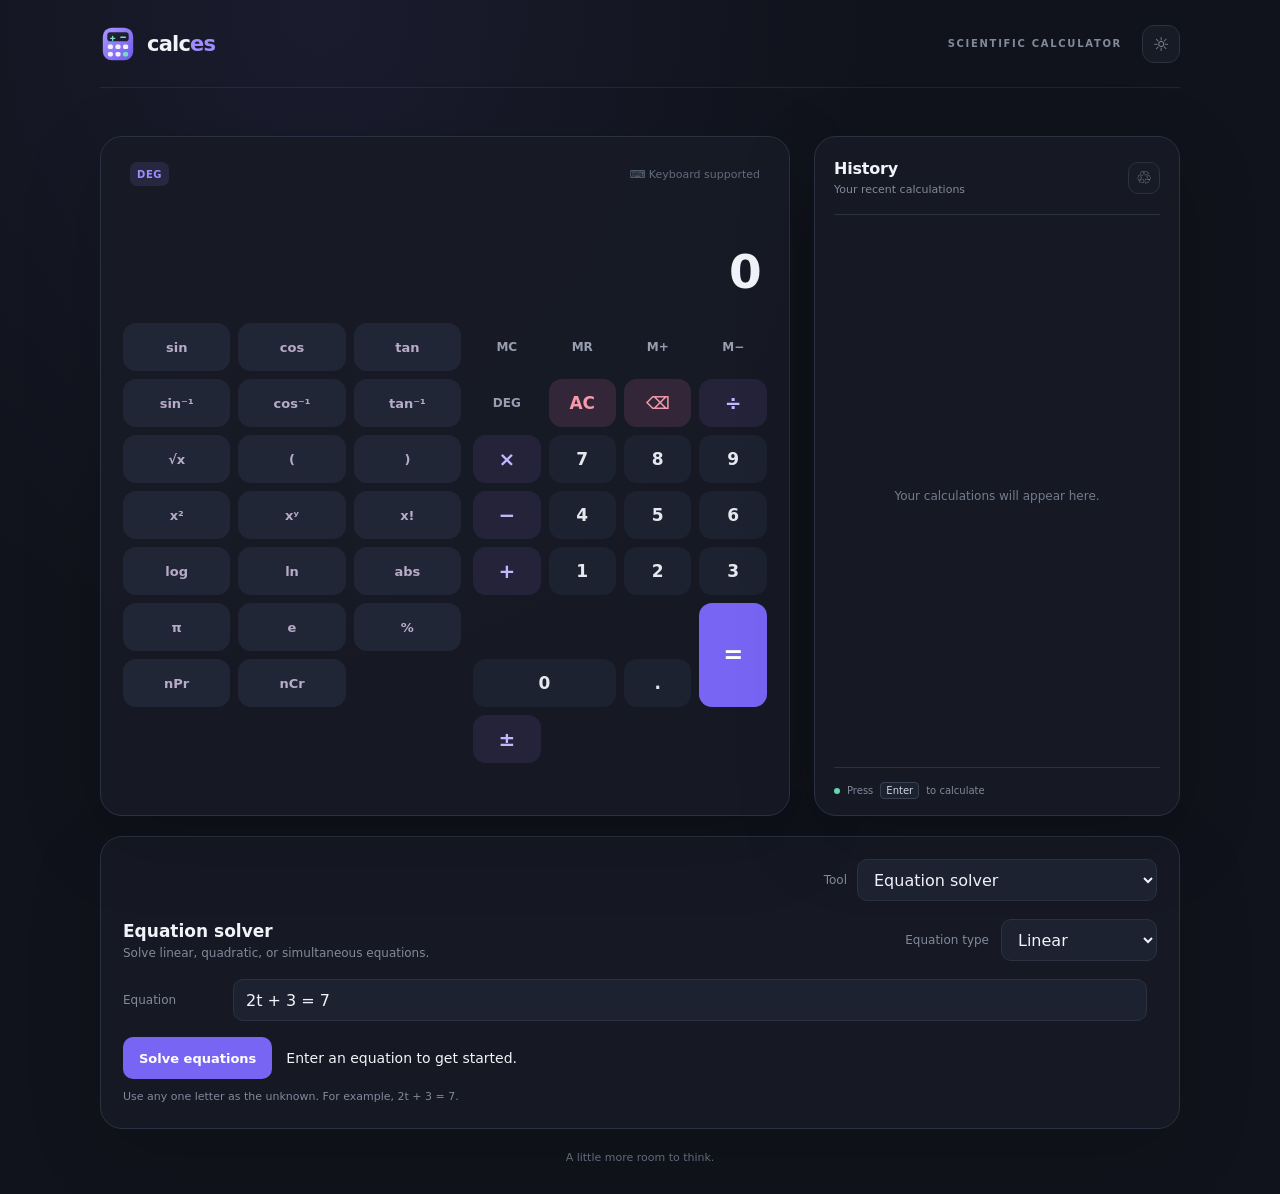
<file: index.html>
<!doctype html>
<html lang="en">
<head>
  <meta charset="utf-8">
  <meta name="viewport" content="width=device-width, initial-scale=1">
  <meta name="theme-color" content="#10131b">
  <title>Calc ES — Scientific Calculator</title>
  <link rel="stylesheet" href="toto.css">
  <script src="toto.js" defer></script>
</head>
<body>
  <main class="app">
    <header class="topbar">
      <a class="brand" href="#" aria-label="Calc ES home">
        <img class="brand-mark" src="logo.svg" alt="" aria-hidden="true">
        <span>calc<span class="brand-accent">es</span></span>
      </a>
      <div class="topbar-right">
        <span class="mode-label">SCIENTIFIC CALCULATOR</span>
        <button class="icon-button" id="theme-toggle" type="button" aria-label="Switch color theme" title="Switch theme">☼</button>
      </div>
    </header>

    <div class="workspace">
      <section class="calculator" aria-label="Scientific calculator">
        <div class="display">
          <div class="display-meta">
            <span class="angle-mode" id="angle-mode">DEG</span>
            <span class="memory-indicator" id="memory-indicator" hidden>M</span>
            <span class="display-hint">⌨ Keyboard supported</span>
          </div>
          <div class="expression" id="expression" aria-label="Expression" aria-live="polite"></div>
          <output class="result" id="result" aria-live="polite">0</output>
        </div>

        <div class="controls">
          <div class="scientific-grid" aria-label="Scientific functions">
            <button class="key key-function" data-insert="sin(" aria-label="Sine">sin</button>
            <button class="key key-function" data-insert="cos(" aria-label="Cosine">cos</button>
            <button class="key key-function" data-insert="tan(" aria-label="Tangent">tan</button>
            <button class="key key-function" data-insert="asin(" aria-label="Inverse sine">sin⁻¹</button>
            <button class="key key-function" data-insert="acos(" aria-label="Inverse cosine">cos⁻¹</button>
            <button class="key key-function" data-insert="atan(" aria-label="Inverse tangent">tan⁻¹</button>

            <button class="key key-function" data-insert="sqrt(" aria-label="Square root">√x</button>
            <button class="key key-function" data-insert="(" aria-label="Open parenthesis">(</button>
            <button class="key key-function" data-insert=")" aria-label="Close parenthesis">)</button>
            <button class="key key-function" data-insert="^2" aria-label="Square">x²</button>
            <button class="key key-function" data-insert="^" aria-label="Power">xʸ</button>
            <button class="key key-function" data-insert="!" aria-label="Factorial">x!</button>

            <button class="key key-function" data-insert="log(" aria-label="Base 10 logarithm">log</button>
            <button class="key key-function" data-insert="ln(" aria-label="Natural logarithm">ln</button>
            <button class="key key-function" data-insert="abs(" aria-label="Absolute value">abs</button>
            <button class="key key-function" data-insert="pi" aria-label="Pi">π</button>
            <button class="key key-function" data-insert="e" aria-label="Euler's number">e</button>
            <button class="key key-function" data-insert="%" aria-label="Percent">%</button>
            <button class="key key-function" data-insert=" npr " aria-label="Permutations">nPr</button>
            <button class="key key-function" data-insert=" ncr " aria-label="Combinations">nCr</button>
          </div>

          <div class="keypad">
            <button class="key key-memory" data-action="memory-clear">MC</button>
            <button class="key key-memory" data-action="memory-recall">MR</button>
            <button class="key key-memory" data-action="memory-add">M+</button>
            <button class="key key-memory" data-action="memory-subtract">M−</button>
            <button class="key key-memory" data-action="angle">DEG</button>

            <button class="key key-command" data-action="clear">AC</button>
            <button class="key key-command" data-action="delete" aria-label="Delete last character">⌫</button>
            <button class="key key-operator" data-insert="÷">÷</button>
            <button class="key key-operator" data-insert="×">×</button>

            <button class="key" data-insert="7">7</button>
            <button class="key" data-insert="8">8</button>
            <button class="key" data-insert="9">9</button>
            <button class="key key-operator" data-insert="−">−</button>

            <button class="key" data-insert="4">4</button>
            <button class="key" data-insert="5">5</button>
            <button class="key" data-insert="6">6</button>
            <button class="key key-operator" data-insert="+">+</button>

            <button class="key" data-insert="1">1</button>
            <button class="key" data-insert="2">2</button>
            <button class="key" data-insert="3">3</button>
            <button class="key key-equals" data-action="equals" aria-label="Calculate">=</button>

            <button class="key key-zero" data-insert="0">0</button>
            <button class="key" data-insert=".">.</button>
            <button class="key key-operator" data-action="sign" aria-label="Change sign">±</button>
          </div>
        </div>
        <p class="status-message" id="status-message" role="status" aria-live="polite"></p>
      </section>

      <aside class="history-panel" aria-label="Calculation history">
        <div class="history-heading">
          <div>
            <h1>History</h1>
            <p>Your recent calculations</p>
          </div>
          <button class="clear-history" id="clear-history" type="button" aria-label="Clear history" title="Clear history">♲</button>
        </div>
        <div class="history-list" id="history-list">
          <div class="history-empty">Your calculations will appear here.</div>
        </div>
        <div class="history-footer"><span class="keyboard-dot"></span> Press <kbd>Enter</kbd> to calculate</div>
      </aside>
    </div>

    <section class="equation-solver" aria-labelledby="solver-title">
      <div class="workbench-mode">
        <label class="solver-type-label" for="workbench-mode">Tool</label>
        <select id="workbench-mode" aria-label="Choose a math tool">
          <option value="equations">Equation solver</option>
          <option value="polynomial">Polynomial roots</option>
          <option value="factor">Polynomial factorizer</option>
          <option value="graph">Function graph</option>
          <option value="fraction">Fraction and decimal converter</option>
          <option value="counting">Permutations and combinations</option>
          <option value="matrices">Matrices</option>
        </select>
      </div>
      <div id="equation-tool">
      <div class="solver-heading">
        <div>
          <h2 id="solver-title">Equation solver</h2>
          <p>Solve linear, quadratic, or simultaneous equations.</p>
        </div>
        <label class="solver-type-label" for="equation-type">Equation type</label>
        <select id="equation-type" aria-label="Equation type">
          <option value="linear">Linear</option>
          <option value="quadratic">Quadratic</option>
          <option value="simultaneous">Simultaneous</option>
        </select>
      </div>
      <div class="equation-inputs" id="equation-inputs"></div>
      <div class="solver-actions">
        <button class="solve-button" id="solve-equations" type="button">Solve equations</button>
        <output class="solver-result" id="solver-result" aria-live="polite">Enter an equation to get started.</output>
      </div>
      <p class="solver-hint" id="solver-hint">Use one letter as the unknown, and include both sides of the equation.</p>
      </div>
      <div class="polynomial-tool" id="polynomial-tool" hidden>
        <div class="solver-heading">
          <div>
            <h2 id="polynomial-title">Polynomial roots</h2>
            <p>Find the real roots of a polynomial up to degree 8.</p>
          </div>
        </div>
        <label class="tool-input-label" for="polynomial-expression">Polynomial (use any one letter, e.g. t)</label>
        <input class="equation-input" id="polynomial-expression" type="text" value="x^3 - 6x^2 + 11x - 6" autocomplete="off" spellcheck="false" aria-label="Polynomial expression">
        <div class="solver-actions">
          <button class="solve-button" id="solve-polynomial" type="button">Find roots</button>
          <output class="solver-result" id="polynomial-result" aria-live="polite">Enter a polynomial in x.</output>
        </div>
        <p class="solver-hint">Enter a polynomial expression using any one letter, +, −, ×, ÷, parentheses, and whole-number powers from 0 to 8. Roots are numerical real roots.</p>
      </div>
      <div class="polynomial-tool" id="factor-tool" hidden>
        <div class="solver-heading">
          <div>
            <h2>Polynomial factorizer</h2>
            <p>Factor a polynomial into real linear factors where possible.</p>
          </div>
        </div>
        <label class="tool-input-label" for="factor-expression">Polynomial (use any one letter, e.g. t)</label>
        <input class="equation-input" id="factor-expression" type="text" value="x^3 - 6x^2 + 11x - 6" autocomplete="off" spellcheck="false" aria-label="Polynomial to factor">
        <div class="solver-actions">
          <button class="solve-button" id="factor-polynomial" type="button">Factor polynomial</button>
          <output class="solver-result" id="factor-result" aria-live="polite">Enter a polynomial in x.</output>
        </div>
        <p class="solver-hint">Real roots are shown as approximate linear factors; any remaining factor has no real roots. Maximum degree: 8.</p>
      </div>
      <div class="graph-tool" id="graph-tool" hidden>
        <div class="solver-heading">
          <div>
            <h2>Function graph</h2>
              <p>Plot a calculator expression using any variable letter.</p>
          </div>
        </div>
        <label class="tool-input-label" for="graph-expression">Function</label>
        <div class="graph-controls">
            <label for="graph-variable">f(</label>
            <input class="equation-input graph-variable" id="graph-variable" type="text" value="x" maxlength="1" aria-label="Graph variable letter" autocomplete="off" spellcheck="false">
            <span class="graph-close-paren">) =</span>
            <input class="equation-input" id="graph-expression" type="text" value="x^2" autocomplete="off" spellcheck="false" aria-label="Function expression">
          <label id="graph-from-label" for="graph-x-min">x from</label>
          <input class="equation-input graph-range" id="graph-x-min" type="number" value="-10" step="any" aria-label="Minimum x value">
          <label for="graph-x-max">to</label>
          <input class="equation-input graph-range" id="graph-x-max" type="number" value="10" step="any" aria-label="Maximum x value">
          <button class="solve-button" id="plot-graph" type="button">Plot</button>
        </div>
        <canvas id="graph-canvas" width="900" height="440" aria-label="Graph of the entered function"></canvas>
        <output class="solver-result graph-result" id="graph-result" aria-live="polite">Enter a function and select Plot.</output>
        <p class="solver-hint">Use the selected letter in the expression; trigonometric functions follow the calculator’s DEG/RAD setting.</p>
      </div>
      <div class="polynomial-tool" id="fraction-tool" hidden>
        <div class="solver-heading">
          <div>
            <h2>Fraction and decimal converter</h2>
            <p>Enter a decimal or a fraction to get both forms.</p>
          </div>
        </div>
        <label class="tool-input-label" for="fraction-input">Number (e.g. 0.375 or 3/8)</label>
        <input class="equation-input" id="fraction-input" type="text" value="0.375" autocomplete="off" spellcheck="false" aria-label="Decimal or fraction">
        <div class="solver-actions">
          <button class="solve-button" id="convert-fraction" type="button">Convert</button>
          <output class="solver-result" id="fraction-result" aria-live="polite">Enter a decimal or fraction.</output>
        </div>
        <p class="solver-hint">Decimal inputs are converted to their exact fraction. Fraction decimals are rounded for display if they repeat.</p>
      </div>
      <div class="polynomial-tool" id="counting-tool" hidden>
        <div class="solver-heading">
          <div>
            <h2>Permutations and combinations</h2>
            <p>Calculate nPr (order matters) and nCr (order does not matter).</p>
          </div>
        </div>
        <div class="counting-inputs">
          <label for="count-n">n</label>
          <input class="equation-input" id="count-n" type="number" min="0" max="1000" step="1" value="5">
          <label for="count-r">r</label>
          <input class="equation-input" id="count-r" type="number" min="0" max="1000" step="1" value="2">
        </div>
        <div class="solver-actions">
          <button class="solve-button" id="calculate-counting" type="button">Calculate</button>
          <output class="solver-result" id="counting-result" aria-live="polite">Enter whole numbers for n and r.</output>
        </div>
        <p class="solver-hint">Requires 0 ≤ r ≤ n ≤ 1000. Results are exact whole numbers.</p>
      </div>
      <div class="polynomial-tool" id="matrix-tool" hidden>
        <div class="solver-heading">
          <div>
            <h2>Matrix calculator</h2>
            <p>Calculate with square matrices up to 3 × 3.</p>
          </div>
        </div>
        <div class="matrix-settings">
          <label for="matrix-size">Size</label>
          <select id="matrix-size" aria-label="Matrix size">
            <option value="2">2 × 2</option>
            <option value="3">3 × 3</option>
          </select>
          <label for="matrix-operation">Operation</label>
          <select id="matrix-operation" aria-label="Matrix operation">
            <option value="determinant">Determinant of A</option>
            <option value="inverse">Inverse of A</option>
            <option value="transpose">Transpose of A</option>
            <option value="add">A + B</option>
            <option value="subtract">A − B</option>
            <option value="multiply">A × B</option>
          </select>
        </div>
        <div class="matrix-inputs">
          <fieldset class="matrix-card">
            <legend>Matrix A</legend>
            <div id="matrix-a" class="matrix-grid" aria-label="Matrix A entries"></div>
          </fieldset>
          <fieldset class="matrix-card" id="matrix-b-card" hidden>
            <legend>Matrix B</legend>
            <div id="matrix-b" class="matrix-grid" aria-label="Matrix B entries"></div>
          </fieldset>
        </div>
        <div class="solver-actions">
          <button class="solve-button" id="calculate-matrix" type="button">Calculate matrix</button>
          <output class="solver-result" id="matrix-result" aria-live="polite">Result appears here.</output>
        </div>
        <p class="solver-hint">Matrix entries accept calculator expressions, including trigonometric functions in the current DEG/RAD mode.</p>
      </div>
    </section>
    <footer class="page-footer">A little more room to think.</footer>
  </main>
</body>
</html>
</file>
<file: toto.css>
:root {
  color-scheme: dark;
  font-family: Inter, ui-sans-serif, system-ui, -apple-system, BlinkMacSystemFont, "Segoe UI", sans-serif;
  font-synthesis: none;
  text-rendering: optimizeLegibility;
  --page: #10131b;
  --panel: #171b25;
  --panel-raised: #1d2230;
  --panel-soft: #202635;
  --line: #2b3140;
  --text: #f1f3f8;
  --muted: #81899b;
  --accent: #9f8cff;
  --accent-strong: #7965f4;
  --green: #62d6ae;
}

* { box-sizing: border-box; }

body {
  min-width: 320px;
  min-height: 100vh;
  margin: 0;
  background:
    radial-gradient(ellipse at 25% 0%, rgba(112, 95, 199, .11), transparent 40%),
    var(--page);
  color: var(--text);
}

button { font: inherit; }

.app {
  width: min(1080px, calc(100% - 64px));
  margin: 0 auto;
}

.topbar {
  height: 88px;
  display: flex;
  align-items: center;
  justify-content: space-between;
  border-bottom: 1px solid rgba(255, 255, 255, .07);
}

.brand {
  display: inline-flex;
  align-items: center;
  gap: 11px;
  color: var(--text);
  font-size: 21px;
  font-weight: 720;
  letter-spacing: -.8px;
  text-decoration: none;
}

.brand-mark {
  width: 36px;
  height: 36px;
  flex: 0 0 36px;
}

.brand-accent { color: var(--accent); }
.topbar-right { display: flex; align-items: center; gap: 20px; }
.mode-label { color: var(--muted); font-size: 10px; font-weight: 700; letter-spacing: 1.7px; }

.icon-button, .clear-history {
  display: grid;
  width: 38px;
  height: 38px;
  place-items: center;
  border: 1px solid var(--line);
  border-radius: 12px;
  background: var(--panel);
  color: var(--muted);
  cursor: pointer;
  transition: color .16s, border-color .16s, background .16s;
}

.icon-button { font-size: 19px; }
.icon-button:hover, .clear-history:hover { border-color: var(--accent); color: var(--text); }

.workspace {
  display: grid;
  grid-template-columns: minmax(0, 690px) minmax(235px, 1fr);
  gap: 24px;
  align-items: stretch;
  margin-top: 48px;
}

.calculator, .history-panel {
  border: 1px solid var(--line);
  border-radius: 22px;
  background: rgba(23, 27, 37, .92);
  box-shadow: 0 24px 80px rgba(0, 0, 0, .18);
}

.calculator { padding: 22px; }
.display { min-height: 164px; padding: 3px 7px 19px; display: flex; flex-direction: column; align-items: flex-end; }
.display-meta { width: 100%; display: flex; align-items: center; gap: 8px; }

.angle-mode, .memory-indicator {
  display: inline-grid;
  min-width: 37px;
  height: 24px;
  place-items: center;
  padding: 0 7px;
  border-radius: 7px;
  background: rgba(159, 140, 255, .12);
  color: var(--accent);
  font-size: 10px;
  font-weight: 800;
  letter-spacing: .6px;
}

.memory-indicator { background: rgba(98, 214, 174, .12); color: var(--green); }
.display-hint { margin-left: auto; color: #626b7e; font-size: 11px; }
.expression { width: 100%; min-height: 36px; margin-top: 22px; overflow-wrap: anywhere; color: #8d95a8; font-size: 16px; text-align: right; }
.result { width: 100%; overflow: hidden; color: var(--text); font-size: clamp(34px, 5vw, 47px); font-weight: 570; letter-spacing: -1.8px; text-align: right; text-overflow: ellipsis; white-space: nowrap; }
.result.error { color: #ff8997; font-size: 22px; letter-spacing: -.3px; }

.controls { display: grid; grid-template-columns: 1.15fr 1fr; gap: 12px; }
.scientific-grid { display: grid; grid-template-columns: repeat(3, minmax(0, 1fr)); grid-auto-rows: 48px; gap: 8px; }
.keypad { display: grid; grid-template-columns: repeat(4, minmax(0, 1fr)); grid-auto-rows: 48px; gap: 8px; }

.key {
  display: grid;
  min-width: 0;
  place-items: center;
  border: 1px solid transparent;
  border-radius: 13px;
  background: var(--panel-raised);
  color: #e5e8ef;
  cursor: pointer;
  font-size: 17px;
  font-weight: 560;
  transition: transform .12s, background .15s, border-color .15s, color .15s;
  user-select: none;
  -webkit-tap-highlight-color: transparent;
}

.key:hover { border-color: #3a4154; background: #272d3c; }
.key:active { transform: scale(.96); }
.key:focus-visible, .icon-button:focus-visible, .clear-history:focus-visible { outline: 2px solid var(--accent); outline-offset: 2px; }
.key-function { background: var(--panel-soft); color: #b7abc9; font-size: 13px; }
.key-function:hover { color: #d9ceef; }
.key-memory { background: transparent; color: #969eb0; font-size: 12px; font-weight: 650; }
.key-memory:hover { background: var(--panel-raised); color: var(--green); }
.key-command { background: #332638; color: #f49aaa; }
.key-command:hover { background: #493143; }
.key-operator { background: #25233a; color: #c2b8ff; font-size: 20px; }
.key-operator:hover { background: #302c4a; }
.key-equals { grid-column: 4; grid-row: span 2; background: var(--accent-strong); color: #fff; font-size: 24px; }
.key-equals:hover { border-color: #9f91ff; background: #8975ff; }
.key-zero { grid-column: span 2; }

.status-message { min-height: 18px; margin: 12px 4px 0; color: var(--muted); font-size: 11px; }

.history-panel { display: flex; min-height: 570px; flex-direction: column; padding: 22px 19px 16px; }
.history-heading { display: flex; align-items: center; justify-content: space-between; padding-bottom: 18px; border-bottom: 1px solid var(--line); }
.history-heading h1 { margin: 0; font-size: 16px; font-weight: 650; letter-spacing: -.2px; }
.history-heading p { margin: 5px 0 0; color: var(--muted); font-size: 11px; }
.clear-history { width: 32px; height: 32px; border-radius: 10px; font-size: 18px; }
.history-list { display: flex; flex: 1; flex-direction: column; gap: 4px; overflow: auto; padding-top: 10px; }
.history-empty { margin: auto 0; padding: 20px 8px; color: #737c8f; font-size: 12px; line-height: 1.7; text-align: center; }

.history-item {
  width: 100%;
  padding: 11px 10px;
  border: 1px solid transparent;
  border-radius: 10px;
  background: transparent;
  color: var(--text);
  cursor: pointer;
  text-align: right;
}

.history-item:hover { border-color: var(--line); background: var(--panel-raised); }
.history-expression { display: block; overflow: hidden; color: #8c95a8; font-size: 11px; text-overflow: ellipsis; white-space: nowrap; }
.history-result { display: block; margin-top: 5px; font-size: 16px; font-weight: 600; }
.history-footer { display: flex; align-items: center; gap: 7px; padding-top: 14px; border-top: 1px solid var(--line); color: var(--muted); font-size: 10px; }
.keyboard-dot { width: 6px; height: 6px; border-radius: 50%; background: var(--green); }
kbd { padding: 2px 5px; border: 1px solid #394052; border-radius: 4px; background: var(--panel-raised); color: #d0d5e1; font: inherit; }
.page-footer { padding: 22px 0 30px; color: #60697b; font-size: 11px; text-align: center; }

.equation-solver {
  margin-top: 20px;
  padding: 22px;
  border: 1px solid var(--line);
  border-radius: 22px;
  background: rgba(23, 27, 37, .92);
  box-shadow: 0 24px 80px rgba(0, 0, 0, .12);
}

.workbench-mode { display: flex; justify-content: flex-end; align-items: center; gap: 10px; margin-bottom: 18px; }
.solver-heading { display: flex; align-items: center; gap: 12px; }
.solver-heading h2 { margin: 0; font-size: 17px; font-weight: 650; }
.solver-heading p { margin: 5px 0 0; color: var(--muted); font-size: 12px; }
.solver-type-label { margin-left: auto; color: var(--muted); font-size: 12px; }
.solver-heading select, .workbench-mode select, .equation-input {
  min-height: 42px;
  padding: 0 12px;
  border: 1px solid var(--line);
  border-radius: 10px;
  background: var(--panel-raised);
  color: var(--text);
  font: inherit;
}
.solver-heading select:focus, .workbench-mode select:focus, .equation-input:focus { outline: 2px solid var(--accent); outline-offset: 2px; }
.equation-inputs { display: grid; gap: 10px; margin-top: 18px; }
.equation-row { display: grid; grid-template-columns: 100px minmax(0, 1fr) auto; align-items: center; gap: 10px; }
.equation-row label { color: var(--muted); font-size: 12px; }
.equation-input { width: 100%; }
.equation-controls { display: flex; justify-content: flex-end; }
.remove-equation-button { min-height: 38px; padding: 0 12px; border: 1px solid var(--line); border-radius: 9px; background: var(--panel-raised); color: var(--text); cursor: pointer; font: inherit; }
.solver-actions { display: flex; align-items: center; gap: 14px; margin-top: 16px; }
.solve-button {
  min-height: 42px;
  padding: 0 16px;
  border: 0;
  border-radius: 10px;
  background: var(--accent-strong);
  color: white;
  cursor: pointer;
  font: inherit;
  font-size: 13px;
  font-weight: 650;
}
.solve-button:hover { background: #8975ff; }
.solve-button:focus-visible { outline: 2px solid var(--accent); outline-offset: 2px; }
.solver-result { color: var(--text); font-size: 14px; line-height: 1.6; }
.solver-result.error { color: #ff8997; }
.solver-hint { margin: 10px 0 0; color: var(--muted); font-size: 11px; line-height: 1.5; }
.tool-input-label { display: block; margin: 18px 0 7px; color: var(--muted); font-size: 12px; }
.polynomial-tool > .equation-input { display: block; }
.graph-controls { display: flex; align-items: center; gap: 9px; }
.graph-controls > #graph-expression { min-width: 100px; flex: 1; }
.graph-controls label { color: var(--muted); font-size: 12px; }
.graph-variable { width: 44px; text-align: center; }
.graph-close-paren { color: var(--muted); font-size: 12px; }
.graph-range { width: 90px; }
.counting-inputs { display: grid; grid-template-columns: auto minmax(90px, 180px) auto minmax(90px, 180px); align-items: center; gap: 10px; margin-top: 18px; }
.counting-inputs label { color: var(--muted); font-size: 13px; }
.solver-result { overflow-wrap: anywhere; }
.solver-result { white-space: pre-line; }
#graph-canvas { display: block; width: 100%; height: auto; aspect-ratio: 900 / 440; margin-top: 16px; border: 1px solid var(--line); border-radius: 12px; background: var(--panel-raised); }
.graph-result { display: block; margin-top: 10px; }
.matrix-settings { display: flex; align-items: center; flex-wrap: wrap; gap: 10px; margin-top: 18px; }
.matrix-settings label { color: var(--muted); font-size: 12px; }
.matrix-settings select { min-height: 42px; padding: 0 12px; border: 1px solid var(--line); border-radius: 10px; background: var(--panel-raised); color: var(--text); font: inherit; }
.matrix-inputs { display: flex; align-items: flex-start; flex-wrap: wrap; gap: 14px; margin-top: 16px; }
.matrix-card { min-width: 0; margin: 0; padding: 12px; border: 1px solid var(--line); border-radius: 12px; background: var(--panel); }
.matrix-card legend { padding: 0 6px; color: var(--text); font-weight: 650; }
.matrix-grid { display: grid; grid-template-columns: repeat(var(--matrix-size), minmax(64px, 90px)); gap: 6px; }
.matrix-entry { box-sizing: border-box; min-height: 40px; padding: 0 7px; text-align: right; }
[hidden] { display: none !important; }

body.light-theme {
  color-scheme: light;
  --page: #f1f2f8;
  --panel: #fff;
  --panel-raised: #f1f2f8;
  --panel-soft: #f4f2fa;
  --line: #e2e3eb;
  --text: #252636;
  --muted: #777d8c;
  background: radial-gradient(ellipse at 25% 0%, rgba(112, 95, 199, .12), transparent 40%), var(--page);
}

body.light-theme .calculator, body.light-theme .history-panel { box-shadow: 0 20px 60px rgba(38, 38, 64, .08); }
body.light-theme .key { color: #343447; }
body.light-theme .key-function { color: #71658b; }
body.light-theme .key-command { color: #b94e68; }
body.light-theme .key-operator { color: #6656bd; }
body.light-theme .key-equals { color: white; }
body.light-theme .topbar { border-bottom-color: rgba(30, 30, 50, .1); }

body.light-theme .equation-solver { box-shadow: 0 20px 60px rgba(38, 38, 64, .08); }

@media (max-width: 800px) {
  .app { width: min(690px, calc(100% - 36px)); }
  .workspace { grid-template-columns: minmax(0, 1fr); gap: 16px; margin-top: 25px; }
  .history-panel { min-height: 220px; max-height: 300px; }
  .history-empty { padding: 24px 8px; }
}

@media (max-width: 520px) {
  .app { width: calc(100% - 22px); }
  .topbar { height: 66px; }
  .mode-label { display: none; }
  .workspace { margin-top: 14px; }
  .calculator { padding: 13px; border-radius: 18px; }
  .display { min-height: 142px; padding: 5px 5px 16px; }
  .controls { grid-template-columns: 1fr; gap: 10px; }
  .solver-heading { flex-wrap: wrap; }
  .solver-type-label { margin-left: auto; }
  .solver-actions { align-items: flex-start; flex-direction: column; }
  .graph-controls { flex-wrap: wrap; }
  .graph-controls > #graph-expression { flex-basis: 100%; }
  .counting-inputs { grid-template-columns: auto minmax(0, 1fr); }
  .scientific-grid { grid-template-columns: repeat(6, minmax(0, 1fr)); grid-auto-rows: 39px; gap: 5px; }
  .keypad { grid-auto-rows: 49px; gap: 6px; }
  .key { border-radius: 11px; }
  .key-function { font-size: 11px; }
  .display-hint { font-size: 10px; }
  .equation-solver { padding: 15px; border-radius: 18px; }
  .equation-row { grid-template-columns: 76px minmax(0, 1fr) auto; gap: 7px; }
  .matrix-settings { align-items: stretch; }
  .matrix-settings select { max-width: 100%; }
  .graph-range { width: 72px; }
  .page-footer { padding: 15px 0 22px; }
}

@media (prefers-reduced-motion: reduce) {
  *, *::before, *::after { scroll-behavior: auto !important; transition-duration: .01ms !important; }
}
</file>
